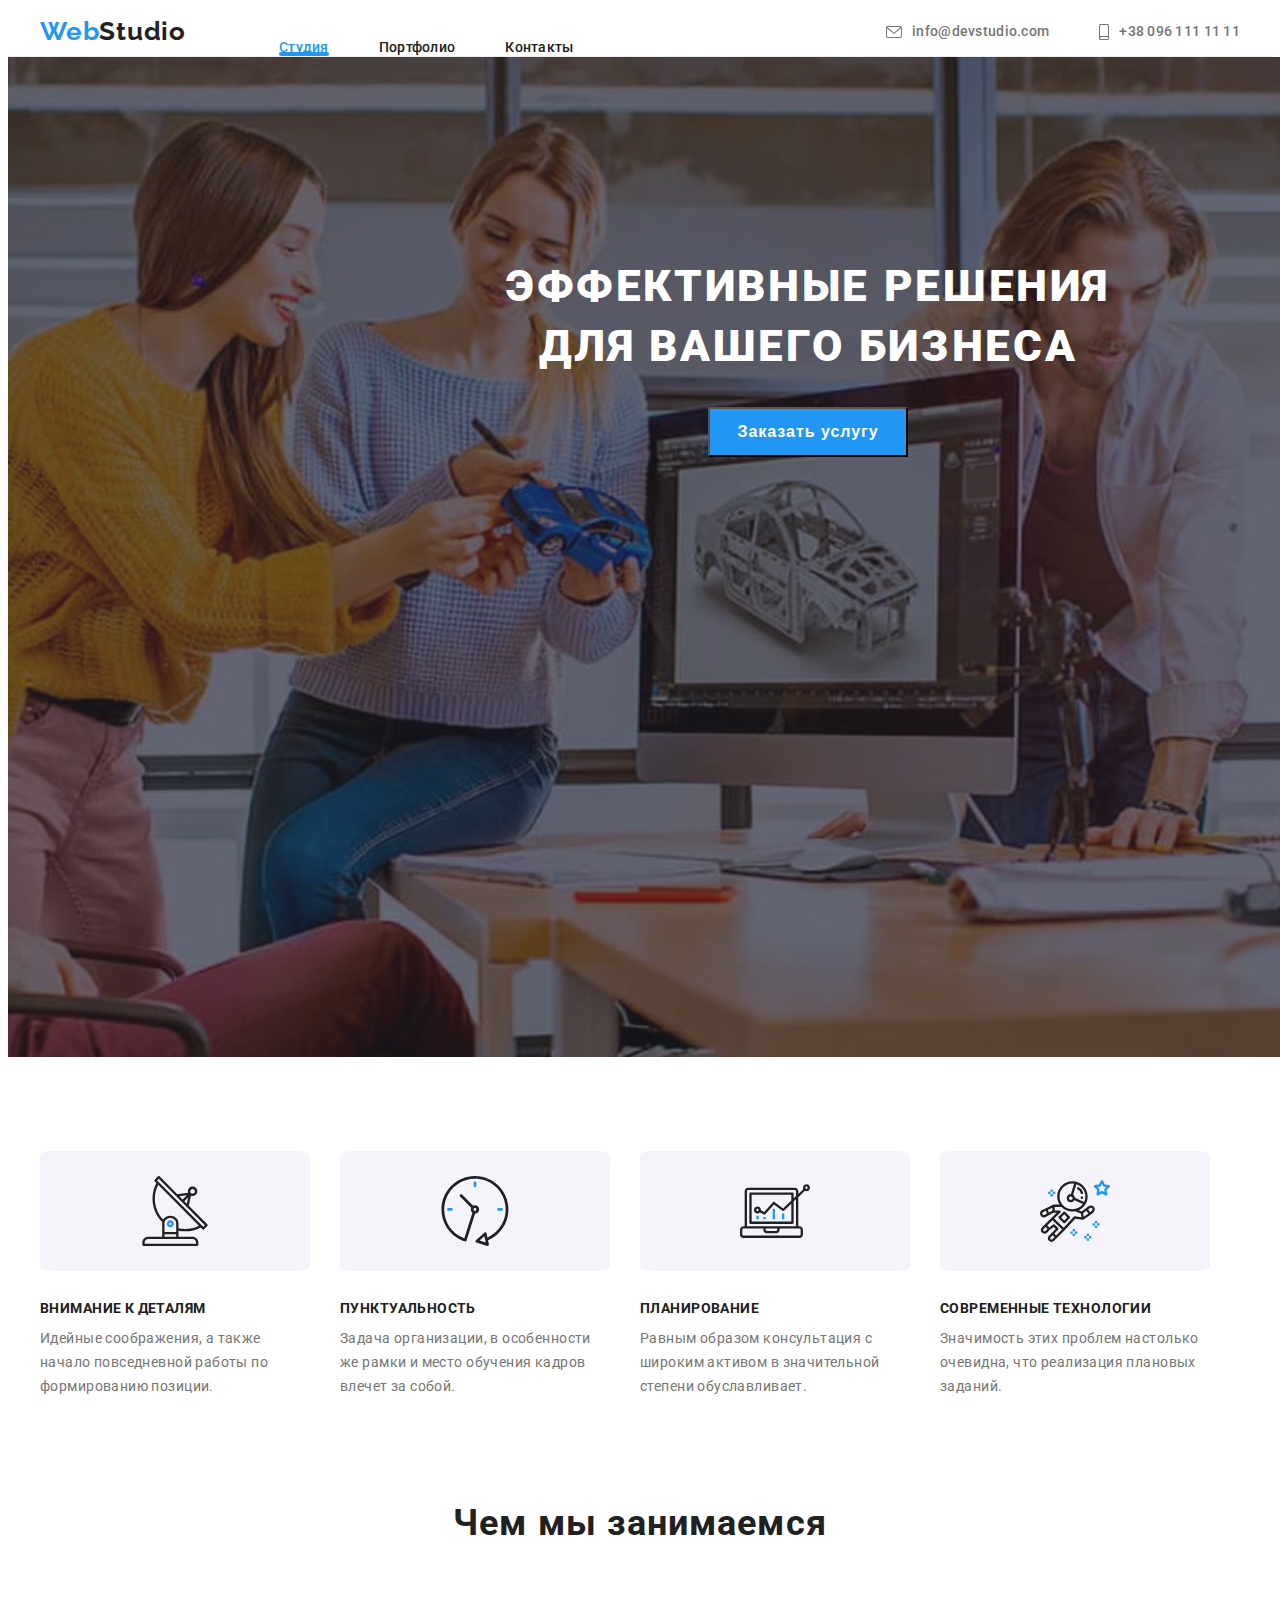
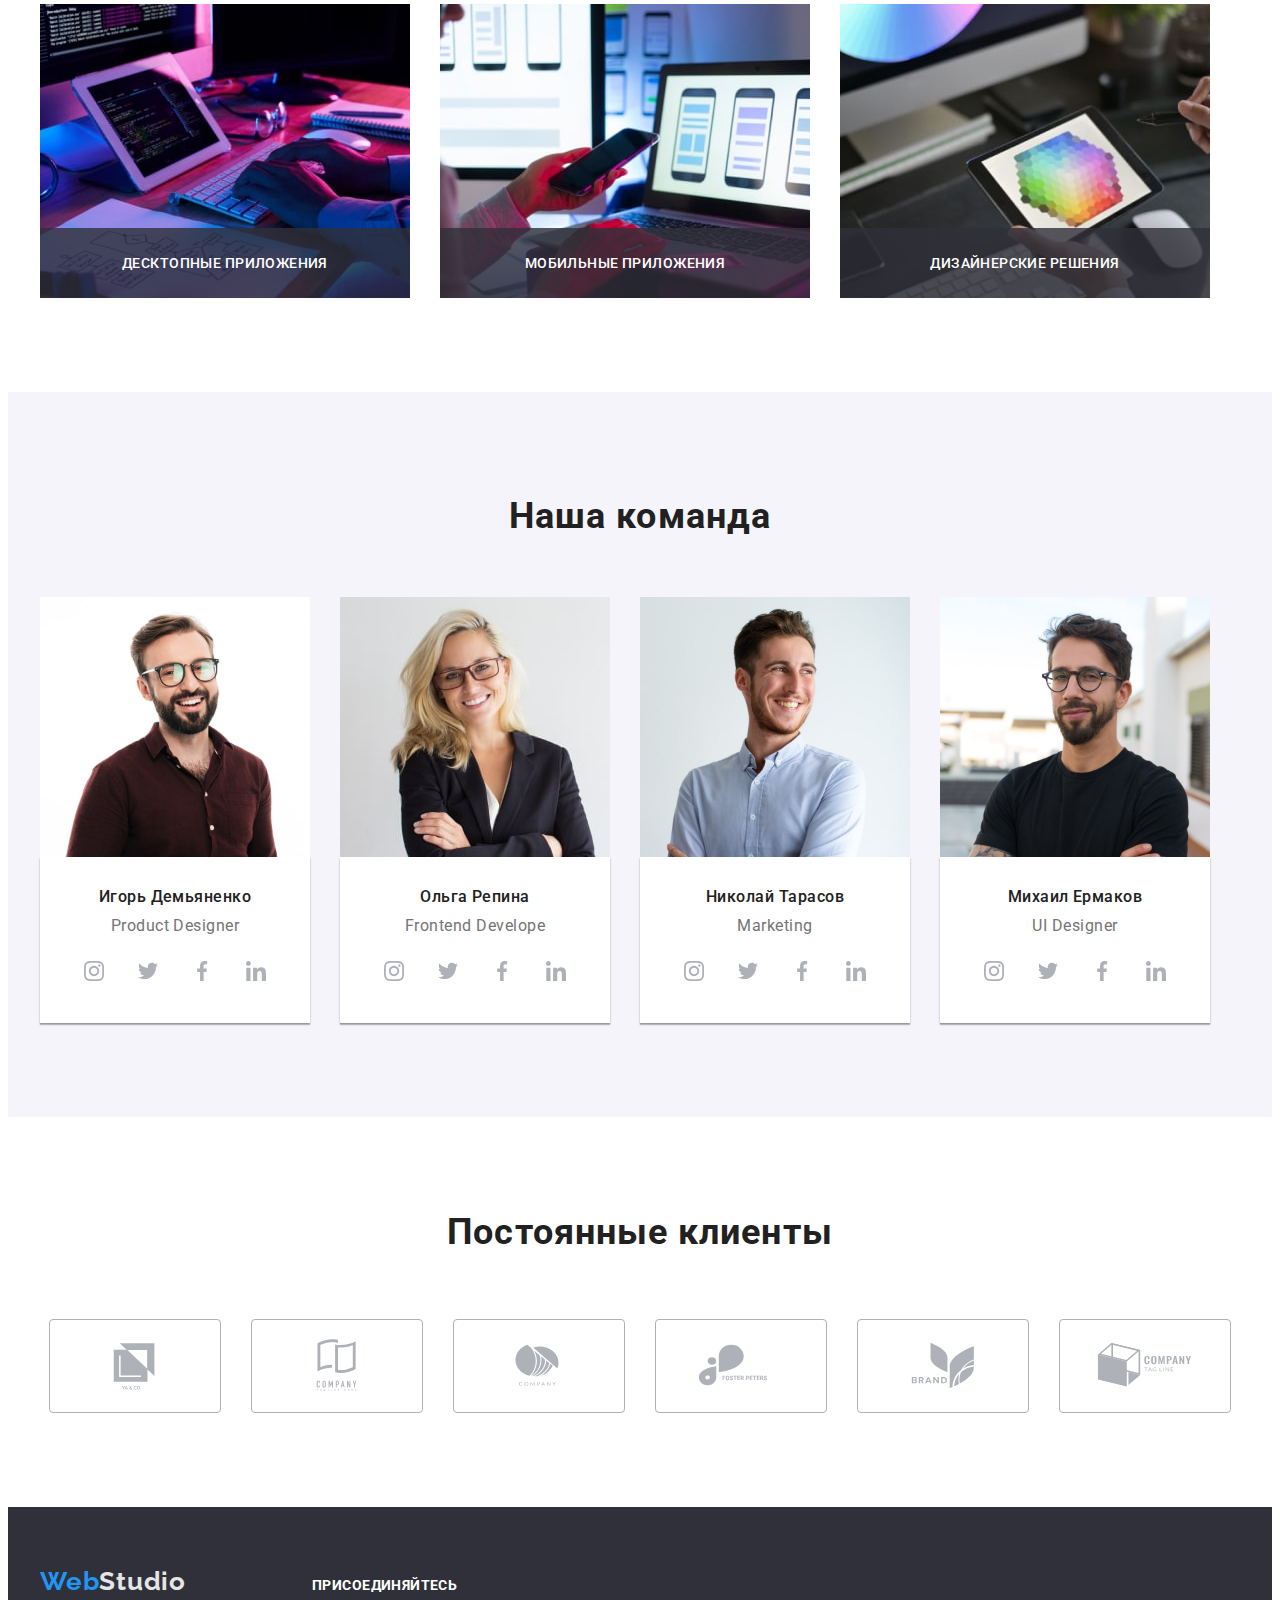
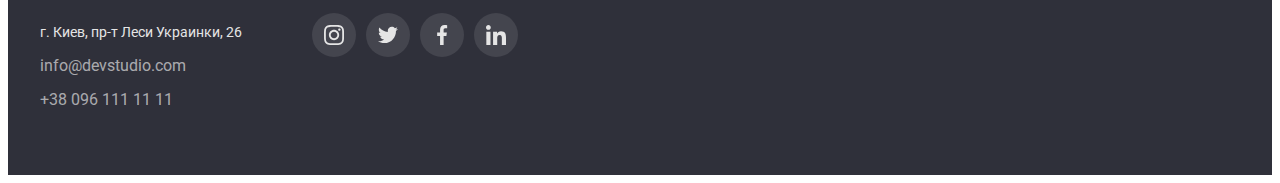
<file: index.html>
<!DOCTYPE html>
<html lang="ru">

<head>
    <meta charset="UTF-8">
    <meta http-equiv="X-UA-Compatible" content="IE=edge">
    <meta name="viewport" content="width=device-width, initial-scale=1.0">
    <title>Документи</title>
    <link rel="preconnect" href="https://fonts.googleapis.com">
    <link rel="preconnect" href="https://fonts.gstatic.com" crossorigin>
    <link
        href="https://fonts.googleapis.com/css2?family=Raleway:wght@700&family=Roboto:wght@400;500;700;900&display=swap"
        rel="stylesheet">
    <link rel="stylesheet" href="https://cdnjs.cloudflare.com/ajax/libs/modern-normalize/1.1.0/modern-normalize.min.css"
        integrity="sha512-wpPYUAdjBVSE4KJnH1VR1HeZfpl1ub8YT/NKx4PuQ5NmX2tKuGu6U/JRp5y+Y8XG2tV+wKQpNHVUX03MfMFn9Q=="
        crossorigin="anonymous" referrerpolicy="no-referrer" />
    <link rel="stylesheet" href="./css/styles.css">
</head>

<body>

    <header class="header">
        <div class="container nav-header">
            <a href="./index.html" class="header-logo">
                <span class="accent">Web</span>Studio
            </a>
            <nav class="header-nav">
                <ul class="list list-header">
                    <li class="item-header"> <a class="link link-header current" href="./index.html">Студия</a></li>
                    <li class="item-header"> <a class="link link-header" href="./portfolio.html">Портфолио</a></li>
                    <li class="item-header"> <a class="link link-header" href="">Контакты</a></li>
                </ul>
            </nav>
            <ul class="list list-contact">
                <li class="item-link-header" ><a class="link link-contact-header" href="mailto:info@devstudio.com">
                    <svg class="icon-header-maill">
                    <use href="./images/icons.svg#icon-maill"></use>
                </svg>info@devstudio.com</a></li>
                <li class="item-link-header"><a class="link link-contact-header" href="tel:+380991111111">
                    <svg class="icon-header-telefon">
                    <use href="./images/icons.svg#icon-smartphone"></use>
                </svg>+38 096 111 11 11</a>
                </li>
            </ul>
        </div>
    </header>

    <main>
        <!--решения-->
        

            <section class="hero">
            <div class="container hero-container">
                <h1 class="title-hero">Эффективные решения <br>для вашего бизнеса</h1>
                <button class="title-btn-hero" type="button" data-modal-open >Заказать услугу</button>


</div>
            </section>
        
        <!--інфо-->
            <section class="info">
    <div class="container container-info">
                <ul class="list list-info">
                    <li class="item-info">
                       <div class="info-box"> 
                            <svg class="info-icon"
                            width="70"
                            height="70" >
                                <use href="./images/icons.svg#icon-antenna"></use>
                            </svg>
                    </div>
                        <h3 class="title-info">Внимание к деталям</h3>
                        <p class="text-info"> Идейные соображения, а также начало повседневной работы по формированию
                            позиции.</p>
                    </li>
                    <li class="item-info">
                        <div class="info-box"> 
                            <svg class="info-icon"
                            width="70"
                            height="70" >
                                <use href="./images/icons.svg#icon-clock"></use>
                            </svg>
                    </div>
                        <h3 class="title-info">Пунктуальность</h3>
                        <p class="text-info">Задача организации, в особенности же рамки и место обучения кадров влечет
                            за
                            собой.</p>
                    </li>
                    <li class="item-info">
                        <div class="info-box"> 
                            <svg class="info-icon"
                            width="70"
                            height="70" >
                                <use href="./images/icons.svg#icon-diagram"></use>
                            </svg>
                    </div>
                        <h3 class="title-info">Планирование</h3>
                        <p class="text-info">Равным образом консультация с широким активом в значительной степени
                            обуславливает.</p>
                    </li>
                    <li class="item-info">
                        <div class="info-box"> 
                            <svg class="info-icon"
                            width="70"
                            height="70" >
                                <use href="./images/icons.svg#icon-astronaut"></use>
                            </svg>
                    </div>
                        <h3 class="title-info">Современные технологии</h3>
                        <p class="text-info">Значимость этих проблем настолько очевидна, что реализация плановых
                            заданий.
                        </p>
                    </li>
                </ul>
            </div>
            </section>
        
        <!--чим займаються-->
        
            <section class="work">
                <div class="container container-work">
                <h2 class="title-work">Чем мы занимаемся</h2>
                <ul class="list list-work">
                    <li class="item-work">
                      
                        <img class="work-foto " src="./images/1-min.jpg" alt="номер 1" width="370">
                      <p class="text-work">ДЕСКТОПНЫЕ ПРИЛОЖЕНИЯ</p>
                    </li>


                    <li class="item-work">
                        <img class="work-foto" src="./images/2-min.jpg" alt="номер 2" width="370">
                    <p class="text-work">МОБИЛЬНЫЕ ПРИЛОЖЕНИЯ</p>
                    </li>


                    <li class="item-work work-desing">
                        <img class="work-foto" src="./images/3-min.jpg " alt="номер 3" width="370">
                    <p class="text-work">ДИЗАЙНЕРСКИЕ РЕШЕНИЯ</p>
                    </li>
                </ul>
            </div>
            </section>
        
        <!--команда-->
        
            <section class="team">
                <div class="container container-team">
                    <h2 class="title-team">Наша команда</h2>
                    <ul class="list list-team">
                        <li class="item-team">
                            <img src="./images/Igor-min.jpg" alt="Игорь" width="270">
                            <div class="team-border">
                                <h3 class="title-pre-team">Игорь Демьяненко</h3>
                                <p class="text-team">Product Designer</p>
                                <ul class="list list-team-social">
                                    <li class="item-team-social">
                                        <a class="link-team-social" href="">
                                            <svg class="icon-team-social">
                                                <use href="./images/icons.svg#icon-instagram1"></use>
                                            </svg></a>
                                    </li>
                                    <li class="item-team-social">
                                        <a class="link-team-social" href="">
                                            <svg class="icon-team-social">
                                                <use href="./images/icons.svg#icon-twitter"></use>
                                            </svg></a>
                                    </li>
                                    <li class="item-team-social">
                                        <a class="link-team-social" href="">
                                            <svg class="icon-team-social">
                                                <use href="./images/icons.svg#icon-facebook"></use>
                                            </svg></a>
                                    </li>
                                    <li class="item-team-social">
                                        <a class="link-team-social" href="">
                                            <svg class="icon-team-social">
                                                <use href="./images/icons.svg#icon-linkedin"></use>
                                            </svg></a>
                                    </li>
                                </ul>
                            </div>
                        </li>
            
                        <li class="item-team">
                            <img src="./images/Ola-min.jpg" alt="Ольга" width="270">
                            <div class="team-border">
                                <h3 class="title-pre-team">Ольга Репина</h3>
                                <p class="text-team">Frontend Develope</p>
                                <ul class="list list-team-social">
                                    <li class="item-team-social">
                                        <a class="link-team-social" href="">
                                            <svg class="icon-team-social">
                                                <use href="./images/icons.svg#icon-instagram1"></use>
                                            </svg></a>
                                    </li>
                                    <li class="item-team-social">
                                        <a class="link-team-social" href="">
                                            <svg class="icon-team-social">
                                                <use href="./images/icons.svg#icon-twitter"></use>
                                            </svg></a>
                                    </li>
                                    <li class="item-team-social">
                                        <a class="link-team-social" href="">
                                            <svg class="icon-team-social">
                                                <use href="./images/icons.svg#icon-facebook"></use>
                                            </svg></a>
                                    </li>
                                    <li class="item-team-social">
                                        <a class="link-team-social" href="">
                                            <svg class="icon-team-social">
                                                <use href="./images/icons.svg#icon-linkedin"></use>
                                            </svg></a>
                                    </li>
                                </ul>
                                
                            </div>
                        </li>
                        <li class="item-team">
                            <img src="./images/Nikolay-min.jpg" alt="Николай" width="270">
                            <div class="team-border">
                                <h3 class="title-pre-team">Николай Тарасов</h3>
                                <p class="text-team">Marketing</p>
                                <ul class="list list-team-social">
                                    <li class="item-team-social">
                                        <a class="link-team-social" href="">
                                            <svg class="icon-team-social">
                                                <use href="./images/icons.svg#icon-instagram1"></use>
                                            </svg></a>
                                    </li>
                                    <li class="item-team-social">
                                        <a class="link-team-social" href="">
                                            <svg class="icon-team-social">
                                                <use href="./images/icons.svg#icon-twitter"></use>
                                            </svg></a>
                                    </li>
                                    <li class="item-team-social">
                                        <a class="link-team-social" href="">
                                            <svg class="icon-team-social">
                                                <use href="./images/icons.svg#icon-facebook"></use>
                                            </svg></a>
                                    </li>
                                    <li class="item-team-social">
                                        <a class="link-team-social" href="">
                                            <svg class="icon-team-social">
                                                <use href="./images/icons.svg#icon-linkedin"></use>
                                            </svg></a>
                                    </li>
                                </ul>
                            </div>
                        </li>
                        <li class="item-team">
                            <img src="./images/Myhaylo-min.jpg" alt="Михаил" width="270">
                            <div class="team-border">
                                <h3 class="title-pre-team">Михаил Ермаков</h3>
                                <p class="text-team">UI Designer</p>
                                <ul class="list list-team-social">
                                    <li class="item-team-social">
                                        <a class="link-team-social" href="">
                                            <svg class="icon-team-social">
                                                <use href="./images/icons.svg#icon-instagram1"></use>
                                            </svg></a>
                                    </li>
                                    <li class="item-team-social">
                                        <a class="link-team-social" href="">
                                            <svg class="icon-team-social">
                                                <use href="./images/icons.svg#icon-twitter"></use>
                                            </svg></a>
                                    </li>
                                    <li class="item-team-social">
                                        <a class="link-team-social" href="">
                                            <svg class="icon-team-social">
                                                <use href="./images/icons.svg#icon-facebook"></use>
                                            </svg></a>
                                    </li>
                                    <li class="item-team-social">
                                        <a class="link-team-social" href="">
                                            <svg class="icon-team-social">
                                                <use href="./images/icons.svg#icon-linkedin"></use>
                                            </svg></a>
                                    </li>
                                </ul>
                            </div>
                        </li>
                    </ul>
                </div>
            </section>
            <section class="clients">
                <div class="container">
                <h2 class="title-clients">Постоянные клиенты</h2>
                <ul class="list list-clients">
                    <li class="item-clients"><a class="link-clients" href=""><svg class="icon-clients">
                        <use href="./images/icons.svg#icon-Logo6"></use>
                    </svg></a></li>
                     <li class="item-clients"><a class="link-clients" href=""><svg class="icon-clients">
                        <use href="./images/icons.svg#icon-Logo1"></use>
                    </svg></a></li> 
                    <li class="item-clients"><a class="link-clients" href=""><svg class="icon-clients">
                        <use href="./images/icons.svg#icon-Logo2"></use>
                    </svg></a></li> 
                    <li class="item-clients"><a class="link-clients" href=""><svg class="icon-clients">
                        <use href="./images/icons.svg#icon-Logo3"></use>
                    </svg></a></li>
                     <li class="item-clients"><a class="link-clients" href=""><svg class="icon-clients">
                        <use href="./images/icons.svg#icon-Logo4"></use>
                    </svg></a></li>
                     <li class="item-clients"><a class="link-clients" href=""><svg class="icon-clients">
                        <use href="./images/icons.svg#icon-Logo5"></use>
                    </svg></a></li>    
                       </ul>
            </div>
        </section>
        

    </main>
    <footer class="footer">
        <div class="container footer-icon-div">
        <div class=" footer-container">
            <a href="./index.html" class="header-logo">
                <span class="accent-text">Web</span><span class="accent-footer">Studio</span>
            </a>
            <address>
                <ul class="list list-address">
                    <li class="adress-footer"><a class="link-address" href="https://goo.gl/maps/5wdSebTPjXSbWdhW7">г. Киев, пр-т Леси
                            Украинки,
                            26</a> </li>
                    <li class="contact-footer"><a class="link link-contact" href="mailto:info@example.com">info@devstudio.com</a></li>
                    <li class="contact-footer"><a class="link link-contact" href="tel:+380991111111">+38 096 111 11 11</a></li>
                </ul>
            </address>
        </div>
        <div class="footer-icon">
            <h2 class="title-footer">присоединяйтесь</h2>
            <ul class="list list-icon-footer">
              <li class="item-icon-footer"><a class="link-icon-footer" href=""><svg class="icon-footer">
                  <use href="./images/icons.svg#icon-instagram1"></use>
              </svg></a></li>
              <li class="item-icon-footer"><a class="link-icon-footer" href=""><svg class="icon-footer">
                <use href="./images/icons.svg#icon-twitter"></use>
            </svg></a></li>
            <li class="item-icon-footer"><a class="link-icon-footer" href=""><svg class="icon-footer">
                <use href="./images/icons.svg#icon-facebook"></use>
            </svg></a></li>
            <li class="item-icon-footer"><a class="link-icon-footer" href=""><svg class="icon-footer">
                <use href="./images/icons.svg#icon-linkedin"></use>
            </svg></a></li>
            </ul>
            
        </div>
    </div>
</footer>

<div  class="bakcdrop is-hidden" data-modal >
<div class="modal">
<button type="button" class="modal-close" data-modal-close >
    <svg width="18" height="18">
        <use href="./images/icons.svg#icon-close" ></use>
    </svg>
</button>
</div>
</div>

<script src="./js/modal.js"></script>
</body>

</html>
</file>
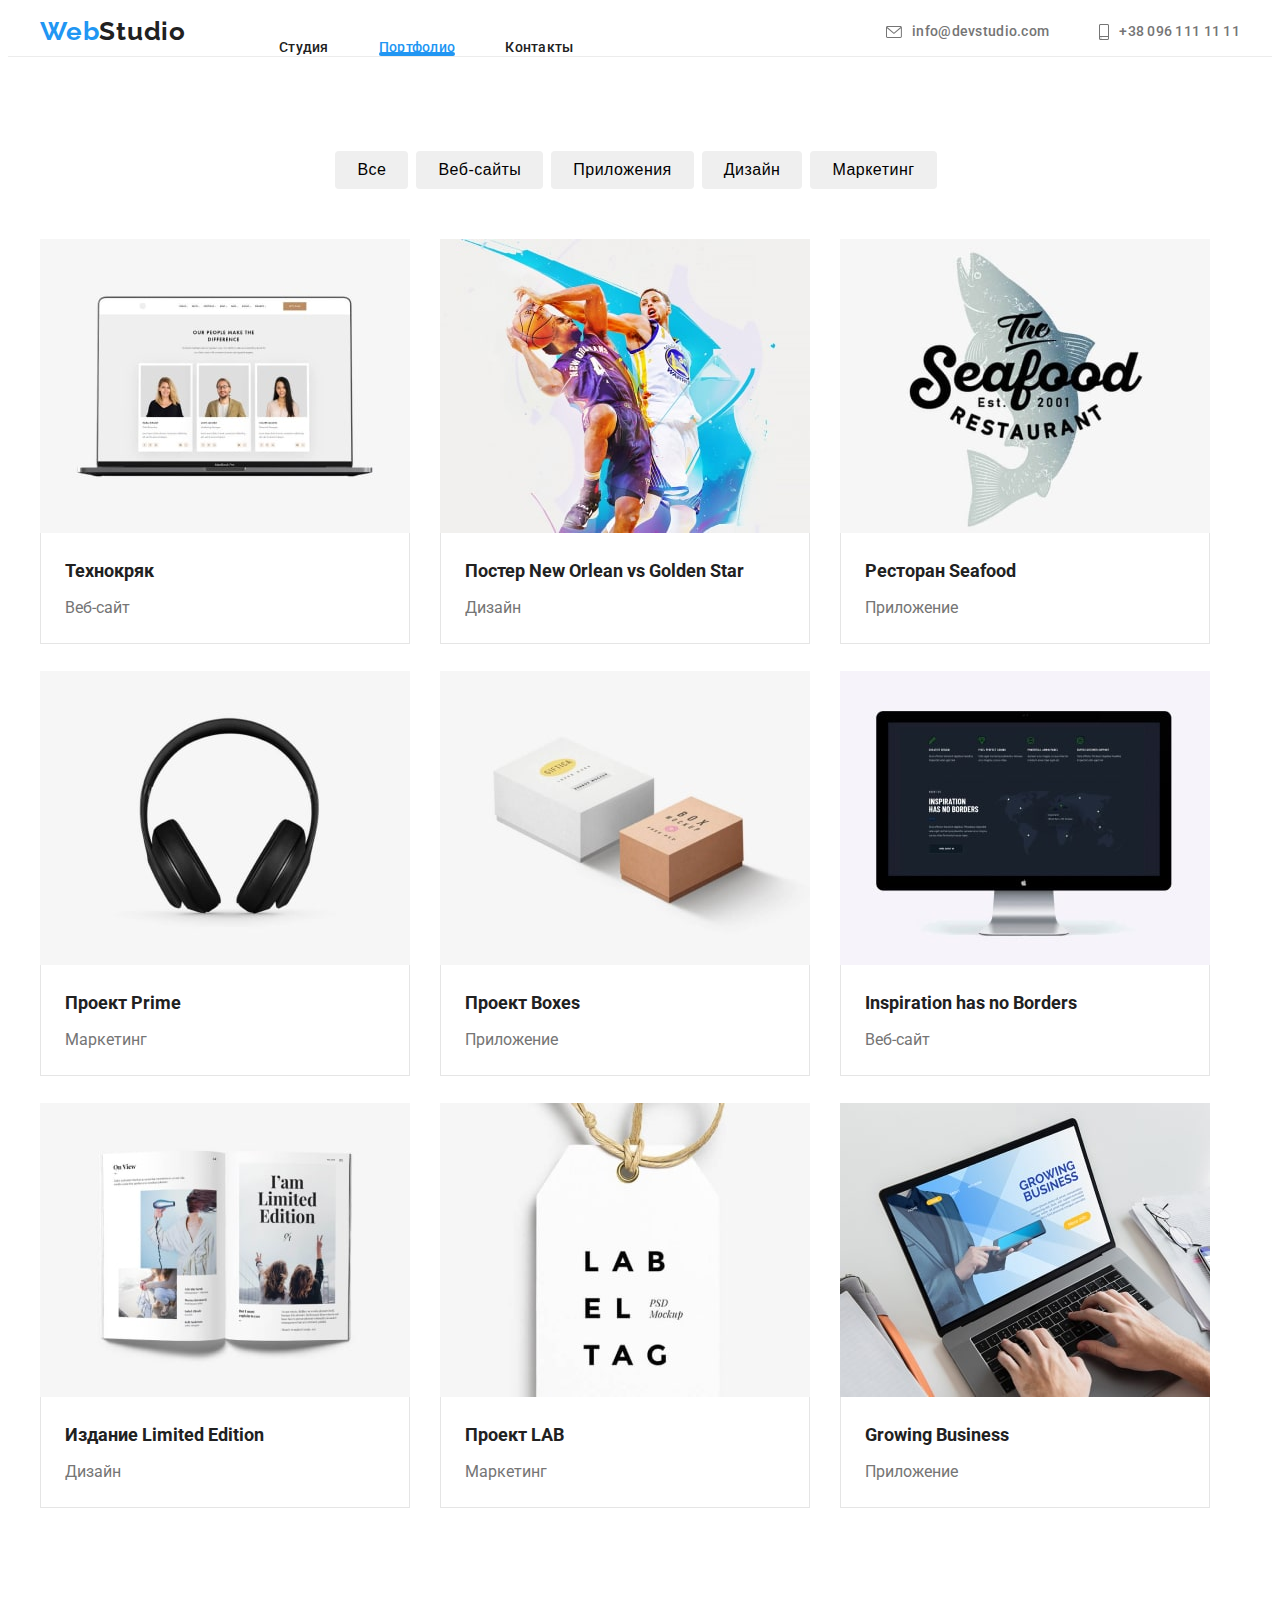
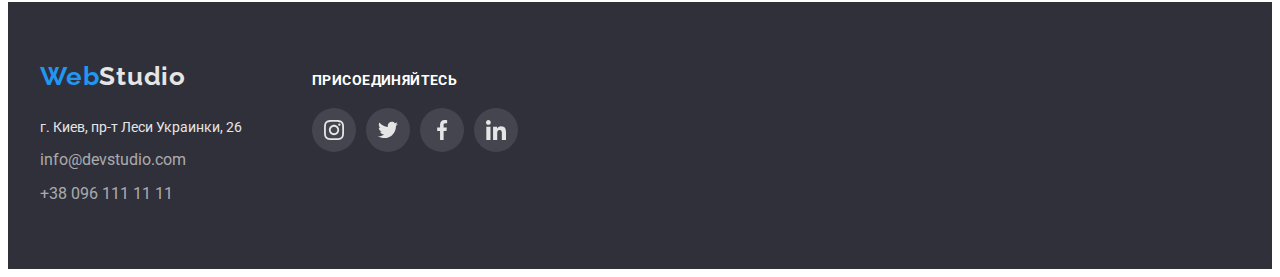
<file: portfolio.html>
<!DOCTYPE html>
<html lang="ru">

<head>
    <meta charset="UTF-8">
    <meta http-equiv="X-UA-Compatible" content="IE=edge">
    <meta name="viewport" content="width=device-width, initial-scale=1.0">
    <title>Документи</title>
    <link rel="preconnect" href="https://fonts.googleapis.com">
    <link rel="preconnect" href="https://fonts.gstatic.com" crossorigin>
    <link
        href="https://fonts.googleapis.com/css2?family=Raleway:wght@700&family=Roboto:wght@400;500;700;900&display=swap"
        rel="stylesheet">
    <link rel="stylesheet" href="https://cdnjs.cloudflare.com/ajax/libs/modern-normalize/1.1.0/modern-normalize.min.css"
        integrity="sha512-wpPYUAdjBVSE4KJnH1VR1HeZfpl1ub8YT/NKx4PuQ5NmX2tKuGu6U/JRp5y+Y8XG2tV+wKQpNHVUX03MfMFn9Q=="
        crossorigin="anonymous" referrerpolicy="no-referrer" />
    <link rel="stylesheet" href="./css/styles.css">
</head>

<body>
    
    <header class="header">
        <div class="container nav-header">
            <a href="./index.html" class="header-logo">
                <span class="accent">Web</span>Studio
            </a>
            <nav class="header-nav">
                <ul class="list list-header">
                    <li class="item-header"> <a class="link link-header" href="./index.html">Студия</a></li>
                    <li class="item-header"> <a class="link link-header current" href="./portfolio.html">Портфолио</a></li>
                    <li class="item-header"> <a class="link link-header" href="">Контакты</a></li>
                </ul>
            </nav>
            <ul class="list list-contact">
                <li class="item-link-header" ><a class="link link-contact-header" href="mailto:info@devstudio.com">
                    <svg class="icon-header-maill">
                    <use href="./images/icons.svg#icon-maill"></use>
                </svg>info@devstudio.com</a></li>
                <li class="item-link-header"><a class="link link-contact-header" href="tel:+380991111111">
                    <svg class="icon-header-telefon">
                    <use href="./images/icons.svg#icon-smartphone"></use>
                </svg>+38 096 111 11 11</a>
                </li>
            </ul>
        </div>
    </header>
    <main>
    
            <h1 class="visually-hidden">Фильтр</h1>
            <section class="section-portfolio" >
            <div class="container filter-container">
                <ul class="list items-btn ">
                    <li><button type="button" class="btn">Все</button></li>
                    <li><button type="button" class="btn">Веб-сайты</button></li>
                    <li><button type="button" class="btn">Приложения</button></li>
                    <li><button type="button" class="btn">Дизайн</button></li>
                    <li><button type="button" class="btn">Маркетинг</button></li>
                </ul>
                <ul class="list  list-foto">
                    <li class="item-foto">
                        <a class="link-foto" href="">
                         <div class="father-overlay">
                         <img src="./images/images-portfolio/technokriak-min.jpg" alt="Технокряк" width="370" />
                          <div class="overlay">
                            <p class="text-overlay">Технокряк это современная площадка распространения коронавируса. Компании используют эту платформу для цифрового
                            шпионажа и атак на защищённые сервера конкурентов.</p>
                        </div>
                       </div>  
                    
                        <div class="title-border"><h2 class="title-foto">Технокряк</h2>
                        <p class="text-foto">Веб-сайт</p></div>
                        </a>
                </li>
                    <li class="item-foto">
                        <a class="link-foto" href="">
                            <div class="father-overlay">
                        <img src="./images/images-portfolio/neworlean.jpg" alt="Постер" width="370" />
                     <div class="overlay">
                         <p class="text-overlay">Технокряк это современная площадка распространения коронавируса. Компании используют эту платформу для цифрового
                        шпионажа и атак на защищённые сервера конкурентов.</p>
                     </div>
                        </div>
                        <div class="title-border"><h2 class="title-foto" lang="eu">Постер New Orlean vs Golden Star</h2>
                        <p class="text-foto">Дизайн</p></div>
                    </a>
                    </li>
                    <li class="item-foto">
                        <a class="link-foto" href="">
                        <div class="father-overlay">
                        <img src="./images/images-portfolio/seafood-min.jpg" alt="Ресторан" width="370" />
                        <div class="overlay">
                            <p class="text-overlay">Технокряк это современная площадка распространения коронавируса. Компании используют эту
                                платформу для цифрового
                                шпионажа и атак на защищённые сервера конкурентов.</p>
                        </div>
                    </div>
                        <div class="title-border"><h2 class="title-foto" lang="eu">Ресторан Seafood</h2>
                        <p class="text-foto">Приложение</p></div>
                    </a>
                    </li>
                    <li class="item-foto">
                        <a class="link-foto" href="">
                        <div class="father-overlay">
                        <img src="./images/images-portfolio/prime-min.jpg" alt="Проект" width="370" />
                        <div class="overlay">
                            <p class="text-overlay">Технокряк это современная площадка распространения коронавируса. Компании используют эту
                                платформу для цифрового
                                шпионажа и атак на защищённые сервера конкурентов.</p>
                        </div>
                    </div>
                        <div class="title-border"> <h2 class="title-foto" lang="eu">Проект Prime</h2>
                        <p class="text-foto">Маркетинг</p></div>
                    </a>
                    </li>
                    <li class="item-foto">
                        <a class="link-foto" href="">
                        <div class="father-overlay">
                        <img src="./images/images-portfolio/boxes.jpg" alt="Проект" width="370" />
                    <div class="overlay">
                        <p class="text-overlay">Технокряк это современная площадка распространения коронавируса. Компании используют эту
                            платформу для цифрового
                            шпионажа и атак на защищённые сервера конкурентов.</p>
                    </div>
                </div>
                        <div class="title-border"> <h2 class="title-foto" lang="eu">Проект Boxes</h2>
                        <p class="text-foto">Приложение</p></div>
                    </a>
                    </li>
                    <li class="item-foto">
                        <a class="link-foto" href="">
                        <div class="father-overlay">
                        <img src="./images/images-portfolio/borders.jpg" alt="У вдохновения нет границ" width="370" />
                        <div class="overlay">
                            <p class="text-overlay">Технокряк это современная площадка распространения коронавируса. Компании используют эту
                                платформу для цифрового
                                шпионажа и атак на защищённые сервера конкурентов.</p>
                        </div>
                    </div>
                        <div class="title-border"> <h2 class="title-foto" lang="eu">Inspiration has no Borders</h2>
                        <p class="text-foto">Веб-сайт</p></div>
                    </a>
                    </li>
                    <li class="item-foto">
                        <a class="link-foto" href="">
                        <div class="father-overlay">
                        <img src="./images/images-portfolio/limited.jpg" alt="Издание" width="370" />
                        <div class="overlay">
                            <p class="text-overlay">Технокряк это современная площадка распространения коронавируса. Компании используют эту
                                платформу для цифрового
                                шпионажа и атак на защищённые сервера конкурентов.</p>
                        </div>
                    </div>
                        <div class="title-border"> <h2 class="title-foto" lang="eu">Издание Limited Edition</h2>
                        <p class="text-foto">Дизайн</p></div>
                    </a>
                    </li>
                    <li class="item-foto">
                        <a class="link-foto" href="">
                        <div class="father-overlay">
                        <img src="./images/images-portfolio/lab.jpg" alt="Проект" width="370" />
                        <div class="overlay">
                            <p class="text-overlay">Технокряк это современная площадка распространения коронавируса. Компании используют эту
                                платформу для цифрового
                                шпионажа и атак на защищённые сервера конкурентов.</p>
                        </div>
                    </div>
                        <div class="title-border"> <h2 class="title-foto" lang="eu">Проект LAB</h2>
                        <p class="text-foto">Маркетинг</p></div>
                    </a>
                    </li>
                    <li class="item-foto">
                        <a class="link-foto" href="">
                        <div class="father-overlay">
                        <img src="./images/images-portfolio/growing.jpg" alt="Растущий бизнес" width="370" />
                        
                        <div class="overlay">
                            <p class="text-overlay">Технокряк это современная площадка распространения коронавируса. Компании используют эту
                                платформу для цифрового
                                шпионажа и атак на защищённые сервера конкурентов.</p>
                        </div>
                    </div>
                        <div class="title-border"> <h2 class="title-foto" lang="eu">Growing Business</h2>
                        <p class="text-foto">Приложение</p></div>
                    </a>
                    </li>
                </ul>
            </div>
            </section>
        
    </main>

    <!--футер-->
    <footer class="footer">
        <div class="container footer-icon-div">
        <div class=" footer-container">
            <a href="./index.html" class="header-logo">
                <span class="accent-text">Web</span><span class="accent-footer">Studio</span>
            </a>
            <address>
                <ul class="list list-address">
                    <li class="adress-footer"><a class="link-address" href="https://goo.gl/maps/5wdSebTPjXSbWdhW7">г. Киев, пр-т Леси
                            Украинки,
                            26</a> </li>
                    <li class="contact-footer"><a class="link link-contact" href="mailto:info@example.com">info@devstudio.com</a></li>
                    <li class="contact-footer"><a class="link link-contact" href="tel:+380991111111">+38 096 111 11 11</a></li>
                </ul>
            </address>
        </div>
        <div class="footer-icon">
            <h2 class="title-footer">присоединяйтесь</h2>
            <ul class="list list-icon-footer">
              <li class="item-icon-footer"><a class="link-icon-footer" href=""><svg class="icon-footer">
                  <use href="./images/icons.svg#icon-instagram1"></use>
              </svg></a></li>
              <li class="item-icon-footer"><a class="link-icon-footer" href=""><svg class="icon-footer">
                <use href="./images/icons.svg#icon-twitter"></use>
            </svg></a></li>
            <li class="item-icon-footer"><a class="link-icon-footer" href=""><svg class="icon-footer">
                <use href="./images/icons.svg#icon-facebook"></use>
            </svg></a></li>
            <li class="item-icon-footer"><a class="link-icon-footer" href=""><svg class="icon-footer">
                <use href="./images/icons.svg#icon-linkedin"></use>
            </svg></a></li>
            </ul>
            
        </div>
    </div>
</footer>


</body>

</html>
</file>
<file: css/styles.css>
:root {
  --primary-text-color: #757575;
  --title-text-color: #212121;
  --accent-text-color: #2196f3;
  --primary-fon-color: #e5e5e5;
}
body {
  background-color: #ffffff;
  color: var(--primary-text-color);

  font-family: Roboto, sans-serif;
  font-size: 16px;
  line-height: 1.87em;
}
p,
h1,
h2,
h3,
h4,
h5,
h6 {
  margin: 0;
}
ul {
  margin: 0;
  padding: 0;
}
button {
  cursor: pointer;
}
.container {
  margin-left: auto;
  margin-right: auto;
  width: 1200px;
  padding-left: 15px;
  padding-right: 15px;
}
img {
  display: block;
  max-width: 100%;
  height: auto;
}
/*------------HEADER------------------*/
.visually-hidden {
  position: absolute;
  clip: rect(0 0 0 0);
  width: 1px;
  height: 1px;
  margin: -1px;
  border: 0;
  padding: 0;
  overflow: hidden;
}

.header-logo {
  color: var(--title-text-color);
  font-family: Raleway;
  font-weight: 700;
  font-size: 26px;
  line-height: 1.15;
  letter-spacing: 0.03em;
  text-decoration: none;
  display: block;
}
.accent {
  color: var(--accent-text-color);
}
.list-header {
  display: flex;
  margin-left: 93px;
}

.item-header:not(:last-child) {
  margin-right: 50px;
}

.link-header {
  display: block;
  padding-top: 32px;
  padding-bottom: body;
  position: relative;

  color: var(--title-text-color);
  font-weight: 500;
  font-size: 14px;
  line-height: 1.14;
  letter-spacing: 0.02em;
  text-decoration: none;
  transition: color 250ms cubic-bezier(0.4, 0, 0.2, 1);
}

.current {
  color: var(--accent-text-color);
}
.link-header.current::after {
  content: '';
  width: 100%;
  height: 4px;
  display: block;
  position: absolute;
  bottom: 0;

  border-radius: 2px;
  background-color: #2196f3;
}
.link-contact-header {
  font-weight: 500;
  font-size: 14px;
  line-height: 1.14;
  letter-spacing: 0.02em;
  text-decoration: none;
  display: flex;
  align-items: center;
  color: rgba(117, 117, 117, 1);
  transition: color 250ms cubic-bezier(0.4, 0, 0.2, 1);
}
.icon-header-maill {
  margin-right: 10px;
  width: 16px;
  height: 12px;
  fill: currentColor;
}
.icon-header-telefon {
  width: 10px;
  height: 16px;
  margin-right: 10px;
  fill: currentColor;
}
.link-header:hover {
  color: var(--accent-text-color);
}
.link-header:focus {
  color: var(--accent-text-color);
}

.link-contact-header:hover {
  color: var(--accent-text-color);
}

.link-contact-header:focus {
  color: var(--accent-text-color);
}
.nav-header {
  display: flex;
  align-items: center;
}
.header {
  border-bottom: 1px solid #ececec;
}
.list-contact {
  display: flex;
  margin-left: auto;
}
.item-link-header:not(:last-child) {
  margin-right: 50px;
}
.link {
  list-style: none;
  text-decoration: none;
}
.list {
  list-style: none;
}
/*------------main-------------*/
.section-portfolio {
  padding-top: 94px;
  padding-bottom: 94px;
}
.title-border {
  padding-bottom: 20px;
  padding-top: 20px;
  padding-left: 24px;
  padding-right: 24px;
}
.title-border {
  border: 1px solid var(--primary-fon-color);
  background-color: white;
  border-top: none;
}
.item-foto:hover,
.item-foto:focus {
  filter: drop-shadow(0px 4px 4px rgba(0, 0, 0, 0.25));
}
.items-btn {
  display: block;
  display: flex;
  justify-content: center;
  margin-bottom: 50px;
}

.btn {
  font-weight: 500;
  font-size: 16px;
  line-height: 1.62;
  letter-spacing: 0.03em;
  border: rgba(117, 117, 117, 1);
  border-radius: 4px;
  margin-right: 8px;
  padding: 6px 22px;
  transition: background-color 250ms cubic-bezier(0.4, 0, 0.2, 1),
    border-color 250ms cubic-bezier(0.4, 0, 0.2, 1);
}

.btn:hover {
  background-color: var(--accent-text-color);
  color: #ffffff;
  filter: drop-shadow(0px 4px 4px rgba(0, 0, 0, 0.25));
}
.btn:focus {
  color: #ffffff;
  background-color: var(--accent-text-color);
  filter: drop-shadow(0px 4px 4px rgba(0, 0, 0, 0.25));
}

.title-foto {
  color: var(--title-text-color);
  font-weight: 700;
  font-size: 18px;
  line-height: 2;
  margin-bottom: 4px;
}
.list-foto {
  display: flex;
  flex-wrap: wrap;
}
.item-foto {
  margin-right: 30px;
  width: 370px;
  margin-bottom: 27px;
}

.item-foto:nth-child(3n) {
  margin-right: 0;
}
.item-foto:nth-last-child(-n + 3) {
  margin-bottom: 0;
}

.link-foto {
  display: block;
  text-decoration: none;
  color: currentColor;
}
.father-overlay {
  position: relative;
  overflow: hidden;
}
.overlay {
  position: absolute;
  width: 100%;
  height: 100%;
  top: 0;
  left: 0;
  padding: 63px 24px 63px 24px;
  background-color: var(--accent-text-color);
  transform: translateY(100%);
  transition: transform 250ms cubic-bezier(0.4, 0, 0.2, 1);
}
.link-foto:focus .overlay {
  transform: translateY(0%);
}

.link-foto:hover .overlay {
  left: 0;
  top: 0;
  display: flex;
  justify-content: center;
  align-items: center;
  width: 370px;
  height: 294px;
  transform: translateY(0%);
  background-color: rgba(33, 150, 243, 0.9);
}
.text-overlay {
  font-style: normal;
  font-weight: normal;
  font-size: 18px;
  line-height: 1.56;
  letter-spacing: 0.03em;
  color: #ffffff;
}
/*---------------------FOOTER----------------------*/

.footer {
  background-color: #2f303a;
  padding-bottom: 60px;
  padding-top: 60px;
  margin-left: auto;
  margin-right: auto;
}
.accent-text {
  color: var(--accent-text-color);
  font-family: Raleway;
  font-weight: 700;
  font-size: 26px;
  line-height: 1.15;
  text-decoration: none;
}

.accent-footer {
  color: var(--primary-fon-color);
}
.link-address {
  color: var(--primary-fon-color);
  font-family: Roboto, sans-serif;
  font-weight: 400;
  font-size: 14px;
  line-height: 1.71;
  font-style: normal;
  text-decoration: none;
}

.link-contact {
  font-family: Roboto, sans-serif;
  font-style: normal;
  color: rgba(255, 255, 255, 0.6);
  transition: color 250ms cubic-bezier(0.4, 0, 0.2, 1);
}
.link-contact:focus {
  color: var(--accent-text-color);
}
.link-contact:hover {
  color: var(--accent-text-color);
}

.adress-footer {
  margin-top: 20px;
}
.contact-footer {
  margin-top: 4px;
}
.footer-icon-div {
  display: flex;
  align-items: baseline;
}
.title-footer {
  font-style: normal;
  font-weight: bold;
  font-size: 14px;
  line-height: 16px;
  letter-spacing: 0.03em;
  text-transform: uppercase;
  color: #ffffff;
}
.title-footer {
  margin-bottom: 20px;
}
.list-icon-footer {
  display: flex;
}
.item-icon-footer {
  width: 44px;
  height: 44px;
  background-color: #2f303a;
}
.item-icon-footer + .item-icon-footer {
  margin-left: 10px;
}
.link-icon-footer {
  width: 100%;
  height: 100%;
  display: block;
  border-radius: 50%;
  outline: none;
  background-color: rgba(255, 255, 255, 0.1);
  color: var(--primary-fon-color);
  display: flex;
  align-items: center;
  justify-content: center;

  transition: background-color 250ms cubic-bezier(0.4, 0, 0.2, 1);
}
.icon-footer {
  width: 20px;
  height: 20px;
  fill: currentColor;
}
.link-icon-footer:focus,
.link-icon-footer:hover {
  background-color: var(--accent-text-color);
}

.footer-icon {
  margin-left: 70px;
}

/*--------------backdrop------------------*/

.bakcdrop {
  width: 100vw;
  height: 100vh;
  background-color: rgba(0, 0, 0, 0.2);
  top: 0;
  left: 0;
  position: fixed;
  transition: opacity 1000ms, visibility 1000ms;
}
.modal {
  position: absolute;
  width: 528px;
  min-height: 581px;
  background-color: #ffffff;
  border-radius: 4px;
  top: 50%;
  left: 50%;
  transform: translate(-50%, -50%) scale(1);
  transition: transform 1000ms;
}
.modal-close {
  width: 30px;
  height: 30px;
  background: #ffffff;
  border: 1px solid rgba(0, 0, 0, 0.1);
  border-radius: 50%;
  top: 8px;
  right: 8px;
  position: absolute;
  display: flex;
  align-items: center;
  justify-content: center;
}
.is-hidden {
  visibility: hidden;
  pointer-events: none;
  opacity: 0;
}
.bakcdrop.is-hidden .modal {
  transform: scale(0.1) rotate(180deg);
  transition: transform 1000ms;
}
/*------------------HERO----------------*/
.hero {
  padding-top: 94px;
  background-color: #2f303a;
  margin-left: auto;
  margin-right: auto;
  width: 1600px;
  padding-bottom: 200px;
  padding-top: 200px;
}
.hero {
  max-width: 1600px;
  height: 600px;
  margin-left: auto;
  margin-right: auto;
  background-image: linear-gradient(rgba(47, 48, 58, 0.4), rgba(47, 48, 58, 0.4)),
    url(../images/hero.jpg);
  background-repeat: no-repeat;
  background-position: center;
  background-size: cover;
}
.title-hero {
  display: block;
  margin-top: auto;
}
.title-hero {
  color: #ffffff;
  font-weight: 900;
  font-size: 44px;
  line-height: 1.36;
  text-align: center;
  letter-spacing: 0.06em;
  text-transform: uppercase;
}
.title-btn-hero {
  background-color: var(--accent-text-color);
  color: #ffffff;
  font-weight: 700;
  font-size: 16px;
  line-height: 1.87;
  letter-spacing: 0.06em;
  outline: none;
}
.title-btn-hero {
  display: block;
  margin: auto;
  margin-top: 30px;
  width: 200px;
  height: 50px;

  transition: color 250ms cubic-bezier(0.4, 0, 0.2, 1);
  transition: background-color 250ms cubic-bezier(0.4, 0, 0.2, 1);
}
.title-btn-hero:hover,
.title-btn-hero:focus {
  background-color: var(--accent-text-color);
  color: #ffffff;
}
/*---------------INFO----------------*/
.info {
  padding-top: 94px;
}
.list-info {
  display: flex;
}
.item-info {
  margin-right: 30px;
  width: 270px;
}
.item-info:nth-child(4) {
  margin-right: 0px;
}
.info-box {
  width: 270px;
  height: 120px;
  background-color: #f5f4fa;
  border-radius: 4%;
  margin-bottom: 30px;
  display: flex;
  justify-content: center;
  align-items: center;
}

.title-info {
  margin-bottom: 10px;
}
.title-info {
  font-weight: bold;
  font-size: 14px;
  line-height: 1.14;
  letter-spacing: 0.03em;
  text-transform: uppercase;
  color: #212121;
}
.text-info {
  font-style: normal;
  font-weight: normal;
  font-size: 14px;
  line-height: 1.71;
  letter-spacing: 0.03em;
}
.title-work {
  margin-bottom: 50px;
}
/*----------WORK----------------*/
.work-foto {
  display: block;
  height: auto;
  width: 370px;
}
.item-work {
  position: relative;
}

.text-work {
  color: #ffffff;
  display: block;
  position: absolute;
}
.text-work {
  font-family: Roboto;
  font-style: normal;
  font-weight: 500;
  font-size: 14px;
  line-height: 16px;
  text-align: center;
  letter-spacing: 0.03em;
  text-transform: uppercase;
}
.text-work {
  position: absolute;
  width: 100%;
  height: 70px;
  background-color: rgba(47, 48, 58, 0.8);
  bottom: 0;
  left: 0;
  display: flex;
  justify-content: center;
  align-items: center;
}

.work {
  padding-top: 94px;
  padding-bottom: 94px;
}
.list-work {
  display: flex;
}
.item-work {
  margin-right: 30px;
}

.item-work:nth-child(3n) {
  margin-right: 0px;
}
.title-work {
  font-style: normal;
  font-weight: bold;
  font-size: 36px;
  line-height: 1.7;
  text-align: center;
  letter-spacing: 0.03em;
  color: #212121;
}
/*------------------TEAM-------------*/
.list-team-social {
  display: flex;
  justify-content: center;
}
.item-team-social {
  width: 44px;
  height: 44px;
}

.item-team-social + .item-team-social {
  margin-left: 10px;
}
.link-team-social {
  width: 100%;
  height: 100%;
  display: flex;
  align-items: center;
  justify-content: center;
  border-radius: 50%;
  color: #afb1b8;
  outline: none;

  transition: background-color 250ms cubic-bezier(0.4, 0, 0.2, 1),
    border-color 250ms cubic-bezier(0.4, 0, 0.2, 1);
}
.icon-team-social {
  width: 20px;
  height: 20px;
  fill: currentColor;
}
.link-team-social:hover,
.link-team-social:focus {
  background-color: var(--accent-text-color);
  color: #ffffff;
}
.title-team {
  margin-bottom: 50px;
}
.team {
  padding-top: 94px;
  padding-bottom: 94px;
  background-color: #f5f4fa;
  margin-left: auto;
  margin-right: auto;
}
.list-team {
  display: flex;
}
.item-team {
  margin-right: 30px;
}
.item-team:last-child {
  margin-right: 0;
}
.title-team {
  font-style: normal;
  font-weight: bold;
  font-size: 36px;
  line-height: 1.7;
  text-align: center;
  letter-spacing: 0.03em;
  color: #212121;
}
.title-pre-team {
  font-style: normal;
  font-weight: 500;
  font-size: 16px;
  line-height: 1.19;
  text-align: center;
  letter-spacing: 0.03em;
  color: #212121;
  margin: 0px;
}
.team-border {
  padding-top: 30px;
  padding-bottom: 30px;
  border: 1px;
  border-top: none;
  background-color: white;
  box-shadow: 0px 1px 3px rgba(0, 0, 0, 0.12), 0px 1px 1px rgba(0, 0, 0, 0.14),
    0px 2px 1px rgba(0, 0, 0, 0.2);
}
.text-team {
  font-style: normal;
  font-weight: normal;
  font-size: 16px;
  line-height: 1.19;
  text-align: center;
  letter-spacing: 0.03em;
  margin-bottom: 14px;
  margin-top: 10px;
}
/*---------------clients---------------*/
.title-clients {
  font-style: normal;
  font-weight: bold;
  font-size: 36px;
  line-height: 42px;
  text-align: center;
  letter-spacing: 0.03em;
  color: var(--title-text-color);
  margin-bottom: 50px;
}
.clients {
  padding-top: 94px;
  padding-bottom: 94px;
  margin-left: auto;
  margin-right: auto;
}
.list-clients {
  display: flex;
  justify-content: center;
}
.link-clients {
  width: 170px;
  height: 92px;
  border: 1px solid #afb1b8;
  border-radius: 4px;
  outline: none;
}
.item-clients {
  margin-right: 30px;
}

.item-clients:nth-child(6) {
  margin-right: 0px;
}
.link-clients {
  display: flex;
  justify-content: center;
  align-items: center;
  margin-top: 16px;
  color: #afb1b8;
  transition: background-color 250ms cubic-bezier(0.4, 0, 0.2, 1),
    border-color 250ms cubic-bezier(0.4, 0, 0.2, 1);
}
.icon-clients {
  fill: currentColor;
  width: 106px;
  height: 60px;
}
.link-clients:hover,
.link-clients:focus {
  color: var(--accent-text-color);
  border-color: var(--accent-text-color);
}
</file>
